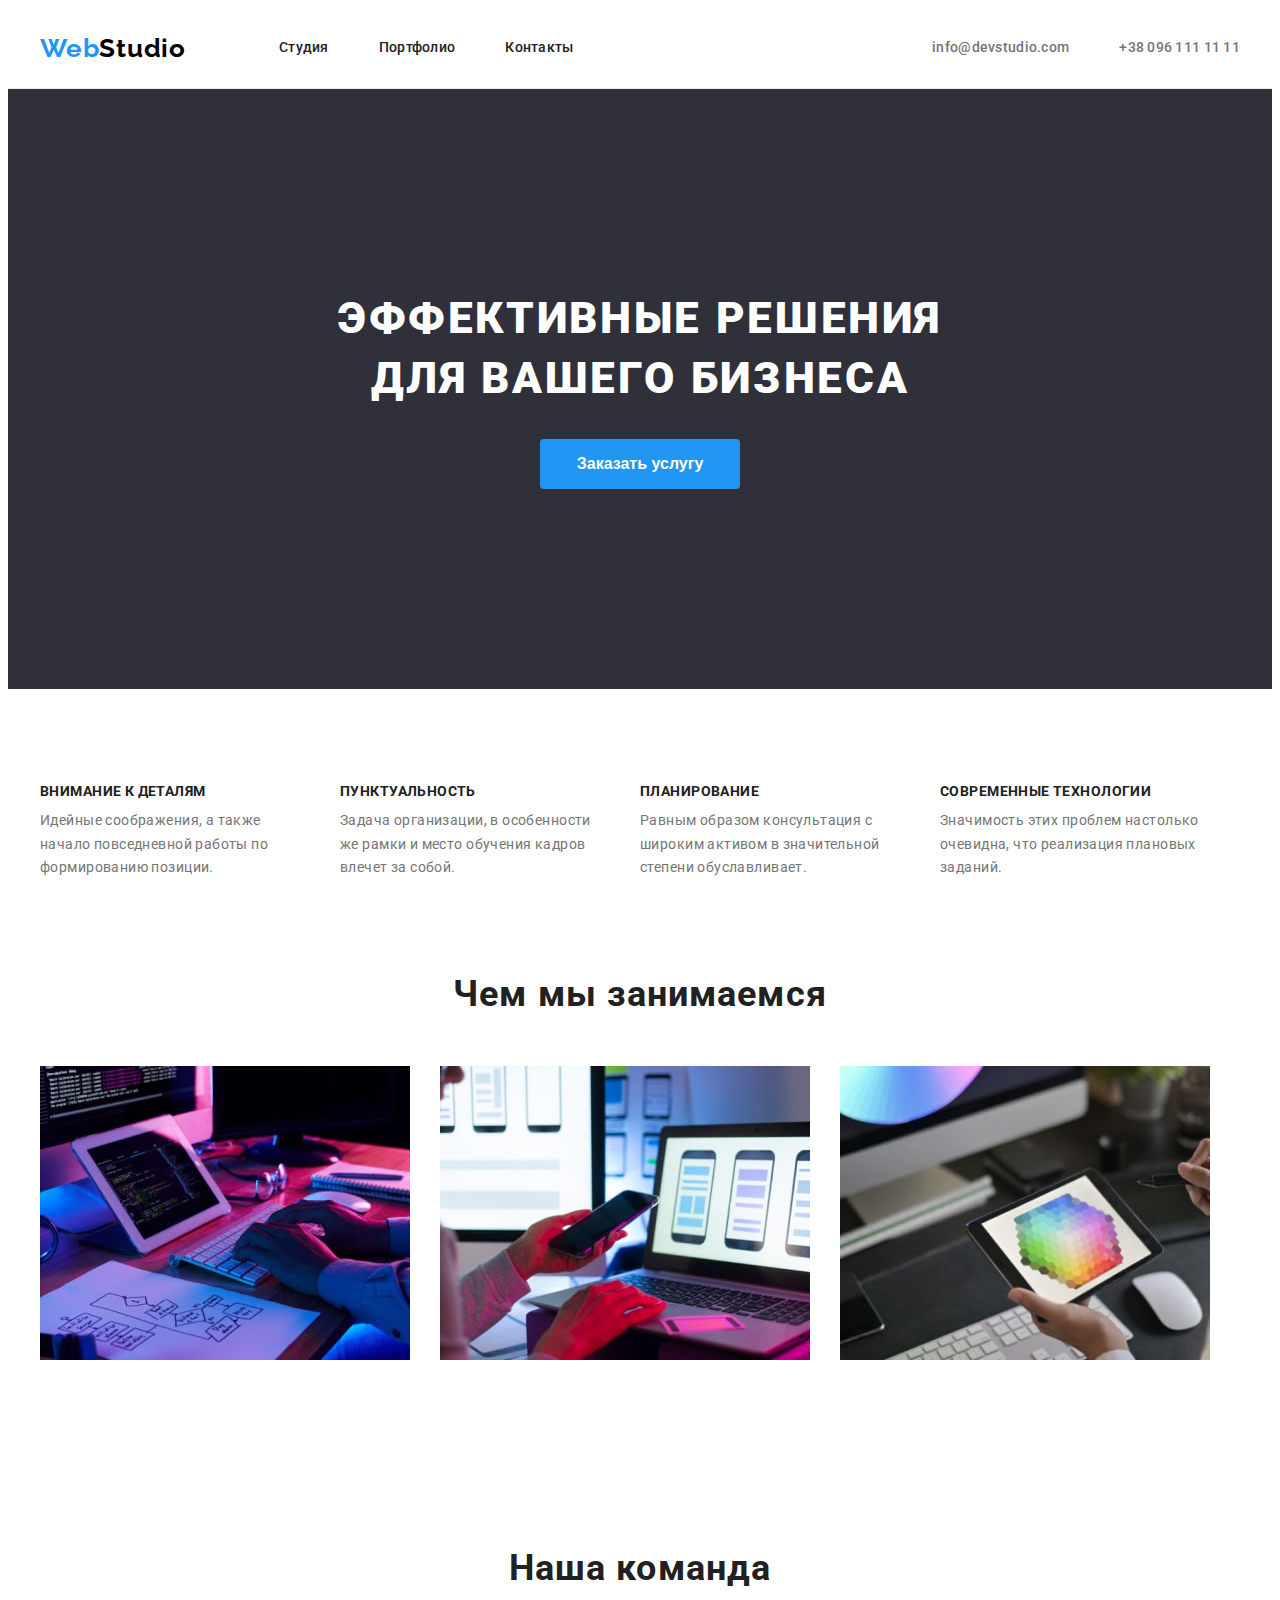
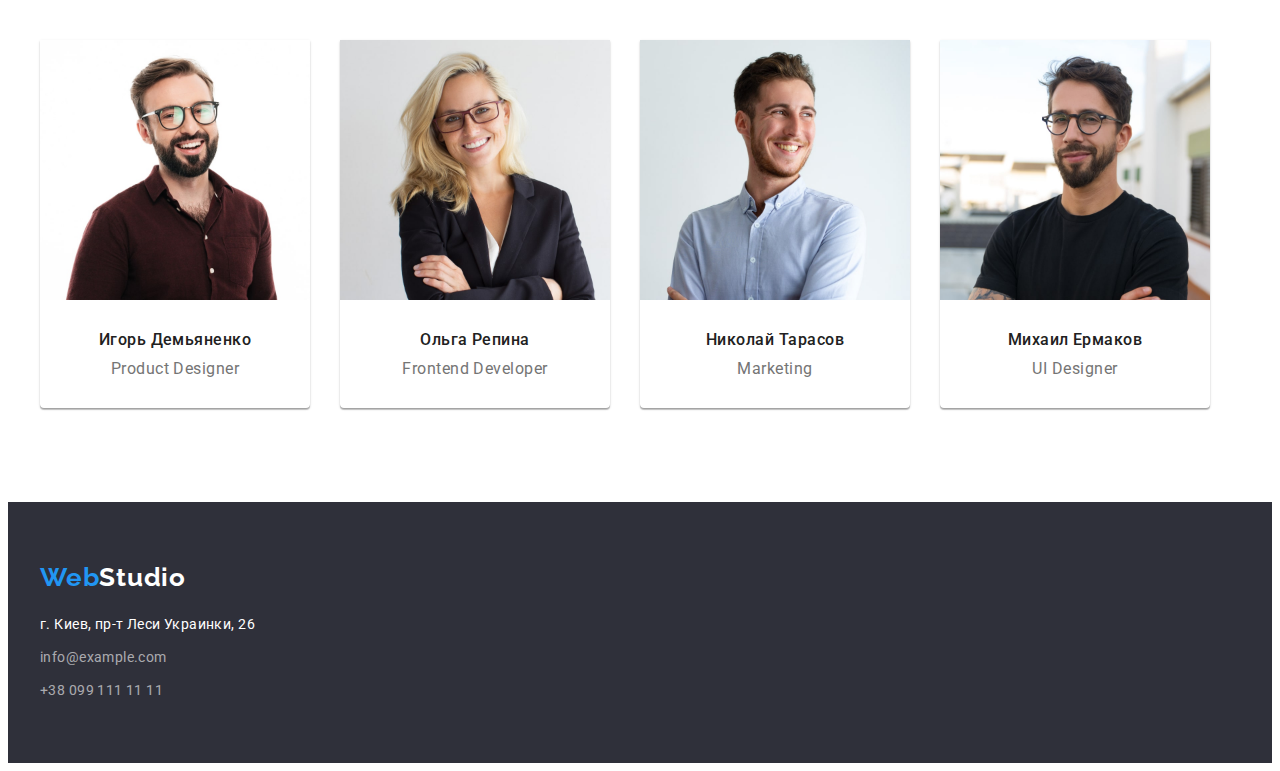
<file: index.html>
<!DOCTYPE html>
<html lang="ru">
<head>
    <link rel="stylesheet" href="https://cdnjs.cloudflare.com/ajax/libs/modern-normalize/1.1.0/modern-normalize.min.css"
        integrity="sha512-wpPYUAdjBVSE4KJnH1VR1HeZfpl1ub8YT/NKx4PuQ5NmX2tKuGu6U/JRp5y+Y8XG2tV+wKQpNHVUX03MfMFn9Q=="
        crossorigin="anonymous" referrerpolicy="no-referrer" />
    <meta charset="UTF-8">
    <meta http-equiv="X-UA-Compatible" content="IE=edge">
    <meta name="viewport" content="width=device-width, initial-scale=1.0">
    <title>Document</title>
    <link rel="stylesheet" href="./css/style.css">
<link rel="preconnect" href="https://fonts.googleapis.com">
<link rel="preconnect" href="https://fonts.gstatic.com" crossorigin>
<link href="https://fonts.googleapis.com/css2?family=Raleway:wght@700&family=Roboto:wght@400;500;700;900&display=swap"
    rel="stylesheet">
</head>
<body class="page">
    <header class="header">
        <div class="conteiner">
            <nav class="header-navigation">
                <a href="./index.html" lang="en" class="header-logo link">
                    <span class="header-logo-accent">Web</span>Studio
                </a>
            
                <ul class="header-list-menu list">
                    <li class="header-item-menu">
                        <a href="./index.html" class="header-link link">Студия</a>
                    </li>
                    <li class="header-item-menu">
                        <a href="./portfolio.html" class="header-link link">Портфолио</a>
                    </li>
                    <li class="header-item-menu">
                        <a href="" class="header-link link">Контакты</a>
                    </li>
                </ul>
            </nav>
            <div class="header-right">
                <ul class="header-list-auth list">
                    <li class="header-item-auth">
                        <a class="header-mail link" href="mailto:info@devstudio.com">info@devstudio.com</a>
                    </li>
                    <li class="header-item-auth">
                        <a class="header-tel link" href="tel:+380961111111">+38 096 111 11 11</a>
                    </li>
                </ul>
            </div>
        </div>
    </header>
    <main>
        <section class="hero">
            <div class="conteiner">
                <h1 class="hero-title">Эффективные решения <br> для вашего бизнеса</h1>
                <button class="btn" type="button">Заказать услугу</button>
            </div>
        </section>
        <section class="about-us section">
            <div class="conteiner">
                <h2 class="offscreen">Наши Возможности</h2>
                <ul class="about-us-list list">
                    <li  class="about-us-item">
                        <h3 class="about-us-title">Внимание к деталям</h3>
                        <p class="about-us-text">Идейные соображения, а также начало повседневной работы по формированию позиции.</p>
                    </li>
                    <li class="about-us-item">
                        <h3 class="about-us-title">Пунктуальность</h3>
                        <p class="about-us-text">Задача организации, в особенности же рамки и место обучения кадров влечет за собой.</p>
                    </li>
                    <li class="about-us-item">
                        <h3 class="about-us-title">Планирование</h3>
                        <p class="about-us-text">Равным образом консультация с широким активом в значительной степени обуславливает.</p>
                    </li>
                    <li class="about-us-item">
                        <h3 class="about-us-title">Современные технологии</h3>
                        <p class="about-us-text">Значимость этих проблем настолько очевидна, что реализация плановых заданий.</p>
                    </li>
                </ul>
            </div> 
        </section>  
        <section class="about-us-second"> 
            <div class="conteiner">
                <h2 
                class="about-us-title-two">Чем мы занимаемся</h2>
                <ul class="list about-us-list-photo">
                    <li class="about-us-photo-item">
                        <img src="./img/what-do-we-do-section/algorytm-on-the-table.jpg" alt="алгоритм на столе" width="370" height="294"></li>
                    <li class="about-us-photo-item">
                        <img src="./img/what-do-we-do-section/mobile-design.jpg" alt="мобильний дизайн" width="370" height="294"></li>
                    <li class= "about-us-photo-item">
                        <img src="./img/what-do-we-do-section/choise-of-color.jpg" alt="подбор цвета" width="370" height="294"></li>
                </ul>
            </div>
        </section>
        <section class="our-team section">
            <div class="conteiner">
                <h2 class="our-team-main-title">Наша команда</h2>
                <ul class="our-team-list list">
                    <li class="our-team-card">
                        
                            <img src="./img/our-team-section/demianenko.jpg" alt="Игорь Демьяненко фото" width="270" height="260">
                            <div class="our-team-content">
                            <h3 class="our-team-name">Игорь Демьяненко</h3>
                            <p lang="en" class="our-team-jobs-name">Product Designer</p>
                        </div>
                    </li>

                    <li class="our-team-card">
                        
                            <img src="./img/our-team-section/repina.jpg" alt="Ольга Репина фото" width="270" height="260">
                            <div class="our-team-content">
                            <h3 class="our-team-name">Ольга Репина </h3>
                            <p lang="en" class="our-team-jobs-name">Frontend Developer</p>
                        </div>
                    </li>

                    <li class="our-team-card">
                        
                            <img src="./img/our-team-section/tarasov.jpg" alt="Николай Тарасов фото" width="270" height="260">
                            <div class="our-team-content">
                            <h3 class="our-team-name">Николай Тарасов</h3>
                            <p lang="en" class="our-team-jobs-name">Marketing</p>
                        </div>
                    </li >

                    <li class="our-team-card">
                            <img src="./img/our-team-section/ermakov.jpg" alt="Михаил Ермаков фото" width="270" height="260">
                            <div class="our-team-content">
                            <h3 class="our-team-name">Михаил Ермаков</h3>
                            <p lang="en" class="our-team-jobs-name">UI Designer</p>
                        </div>
                    </li>
                </ul>
            </div>
        </section>
    </main>
    <footer class="footer">
        <div class="conteiner">
            <a href="./index.html" lang="en" class="footer-logo link">
                <span class="header-logo-accent">Web</span>Studio
            </a>
            <address>
                <ul class="list">
                    <li class="footer-item" ><a class="link location" href="https://goo.gl/maps/bqCm8uYe42ZfHNk9A" target="_blank" rel="noopener noreferrer">г. Киев, пр-т Леси Украинки, 26</a></li>
                    <li class="footer-item" ><a class="link footer-item-mail-phone" href="mailto:info@example.com">info@example.com</a></li>
                    <li class="footer-item"><a class="link footer-item-mail-phone" href="tel:+380991111111">+38 099 111 11 11</a></li>
                </ul>
            </address>
        </div>
    </footer>
</body>
</html>
</file>
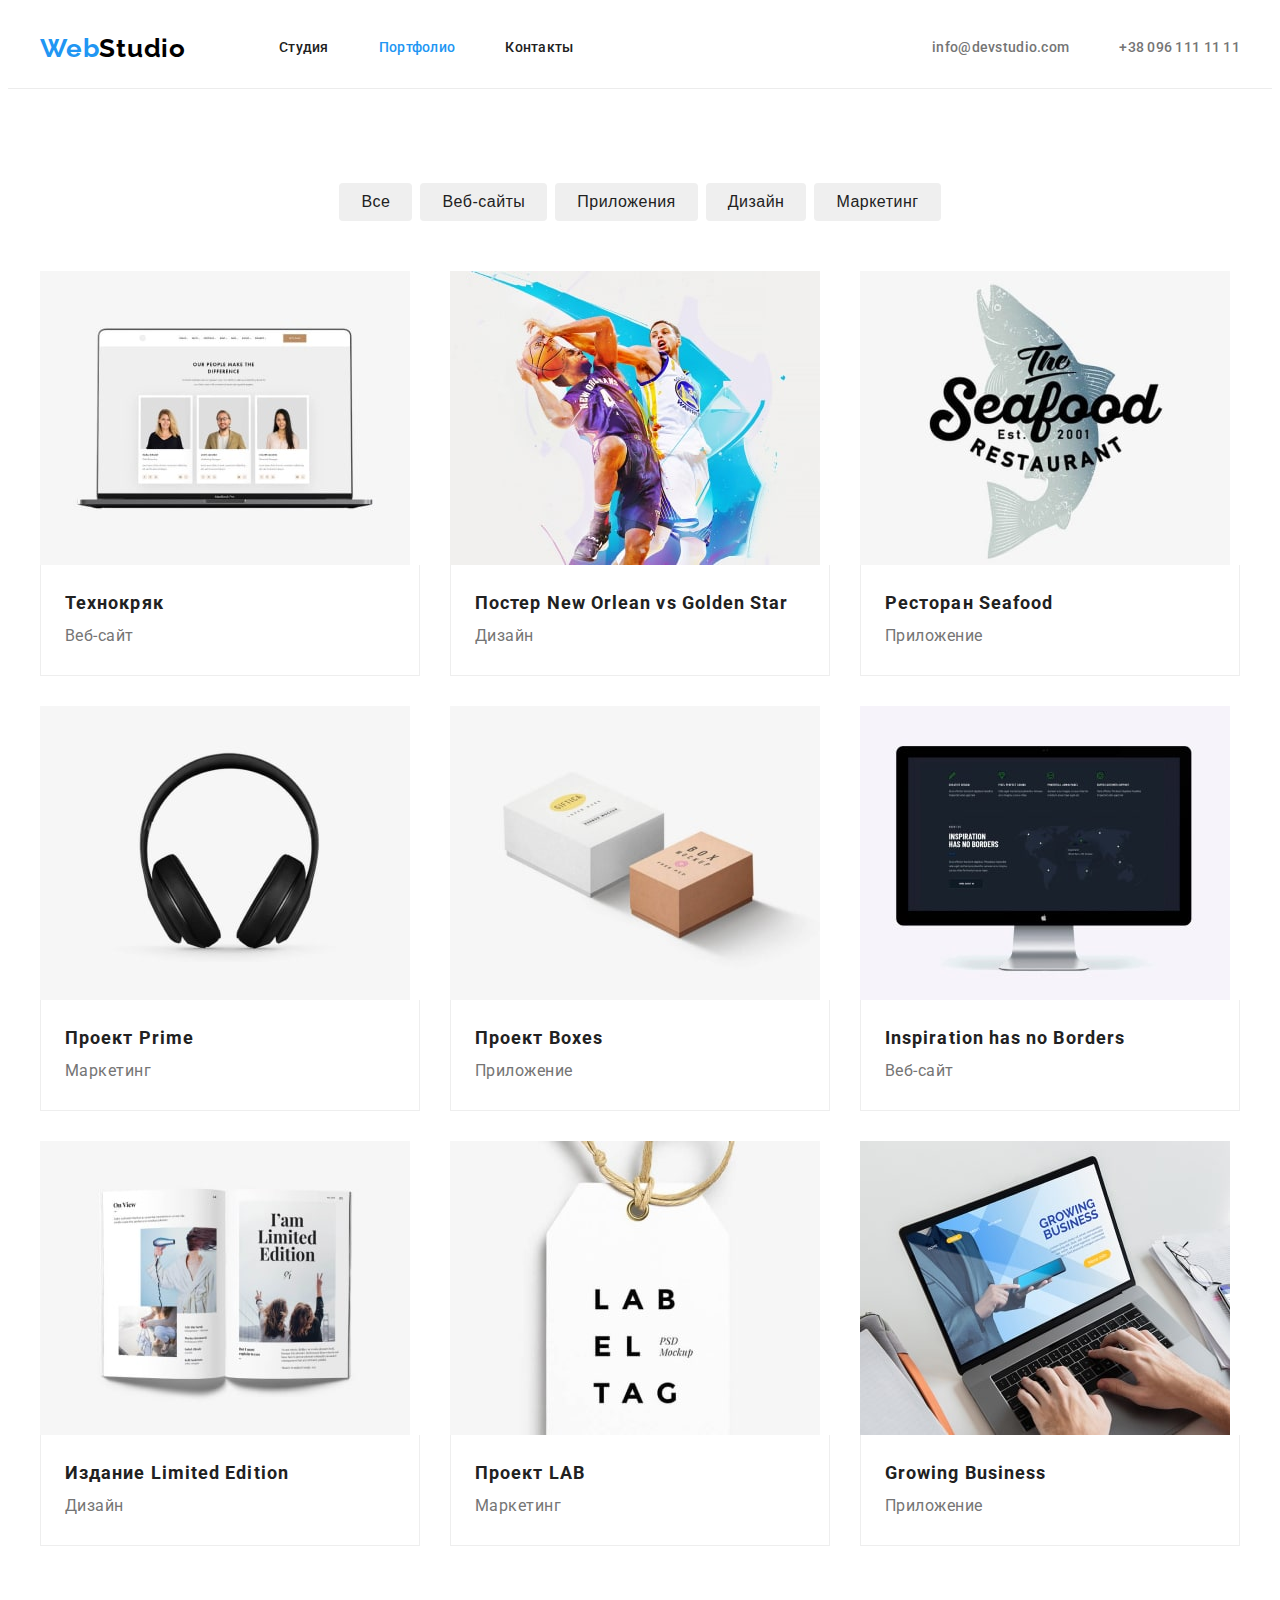
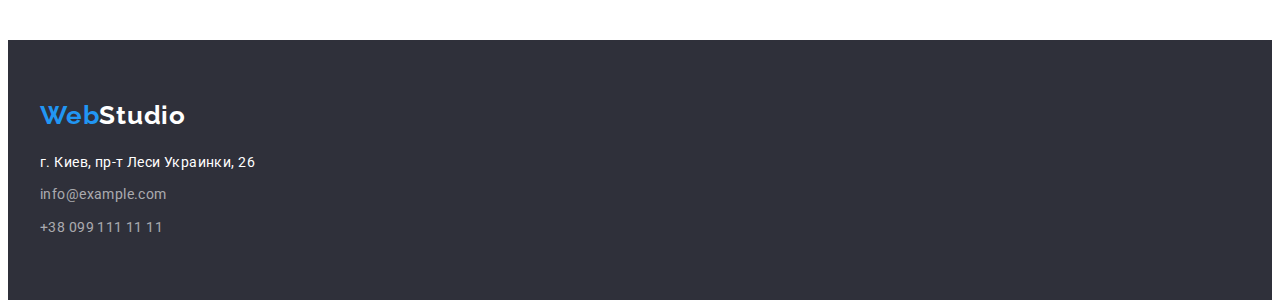
<file: portfolio.html>
<!DOCTYPE html>
<html lang="ru">
<head>
    <link rel="stylesheet" href="https://cdnjs.cloudflare.com/ajax/libs/modern-normalize/1.1.0/modern-normalize.min.css"
        integrity="sha512-wpPYUAdjBVSE4KJnH1VR1HeZfpl1ub8YT/NKx4PuQ5NmX2tKuGu6U/JRp5y+Y8XG2tV+wKQpNHVUX03MfMFn9Q=="
        crossorigin="anonymous" referrerpolicy="no-referrer" />
    <meta charset="UTF-8">
    <meta http-equiv="X-UA-Compatible" content="IE=edge">
    <meta name="viewport" content="width=device-width, initial-scale=1.0">
    <title>Document</title>
    <link rel="stylesheet" href="./css/style.css">
    <link rel="preconnect" href="https://fonts.googleapis.com">
    <link rel="preconnect" href="https://fonts.gstatic.com" crossorigin>
    <link href="https://fonts.googleapis.com/css2?family=Raleway:wght@700&family=Roboto:wght@400;500;700;900&display=swap"
        rel="stylesheet">
</head>
<body class="page">
    <header class="header">
        <div class="conteiner">
            <nav class="header-navigation">
                <a href="./index.html" lang="en" class="header-logo link">
                    <span class="header-logo-accent">Web</span>Studio
                </a>
    
                <ul class="header-list-menu list">
                    <li class="header-item-menu">
                        <a href="./index.html" class="header-link link">Студия</a>
                    </li>
                    <li class="header-item-menu">
                        <a href="./portfolio.html" class="header-link link  header-portfolio-color">Портфолио</a>
                    </li>
                    <li class="header-item-menu">
                        <a href="" class="header-link link">Контакты</a>
                    </li>
                </ul>
            </nav>
            <div class="header-right">
                <ul class="header-list-auth list">
                    <li class="header-item-auth">
                        <a class="header-mail link" href="mailto:info@devstudio.com">info@devstudio.com</a>
                    </li>
                    <li class="header-item-auth">
                        <a class="header-tel link" href="tel:+380961111111">+38 096 111 11 11</a>
                    </li>
                </ul>
            </div>
        </div>
    </header>
    <main>
        <section class="main-content section">
            <div class="conteiner">
                <h2 class="offscreen">Наша работа галерея</h2>
                <ul class="filter-list list">
                    <li  class="filter-item"><button class="btn-portfolio" type="button">Все</button></li>
                    <li class="filter-item"><button class="btn-portfolio" type="button">Веб-сайты</button></li>
                    <li class="filter-item"><button class="btn-portfolio" type="button">Приложения</button></li>
                    <li class="filter-item"><button class="btn-portfolio" type="button">Дизайн</button></li>
                    <li class="filter-item"><button class="btn-portfolio" type="button">Маркетинг</button></li>
                </ul>
                <ul class="content-list list">
                    
                    <li class="content-card
                    " >
                        <img src="./img/portfolio-page/team-profile-on-screan.jpg" alt="команда на екране" width="370" height="294">
                        <div class="content-card-inside">
                            <h3 class="content-title">Технокряк</h3>
                            <p class="content-product-name">Веб-сайт</p>
                        </div>
                    </li>

                    <li class="content-card
                    " >
                        <img src="./img/portfolio-page/bascatbool.jpg" alt="баскетбол" width="370" height="294">
                        <div class="content-card-inside">
                            <h3 class="content-title">Постер <span lang="en">New Orlean vs Golden Star</span> </h3>
                            <p class="content-product-name">Дизайн</p>
                        </div>                      
                    </li>

                    <li class="content-card
                    " >
                        <img src="./img/portfolio-page/shark-and-logo.jpg" alt="акула и логотип" width="370" height="294">
                        <div class="content-card-inside">
                            <h3 class="content-title">Ресторан <span lang="en">Seafood</span> </h3>
                            <p class="content-product-name">Приложение</p>
                        </div>
                    </li>

                    <li class="content-card
                    " >
                        <img src="./img/portfolio-page/headphone.jpg" alt="наушники" width="370" height="294">
                        <div class="content-card-inside">
                            <h3 class="content-title">Проект <span lang="en">Prime</span> </h3>
                            <p class="content-product-name">Маркетинг</p>
                        </div>
                    </li>

                    <li class="content-card
                    " >
                        <img src="./img/portfolio-page/two-box.jpg" alt="коробочки" width="370" height="294">
                        <div class="content-card-inside">
                            <h3 class="content-title">Проект <span lang="en">Boxes</span></h3>
                            <p class="content-product-name">Приложение</p>
                        </div>
                    </li>

                    <li class="content-card
                    " >
                        <img src="./img/portfolio-page/monitor.jpg" alt="монитор" width="370" height="294">
                        <div class="content-card-inside">
                            <h3 class="content-title" lang="en">Inspiration has no Borders</h3>
                            <p class="content-product-name">Веб-сайт</p>
                        </div>
                    </li>

                    <li class="content-card
                    " >
                        <img src="./img/portfolio-page/magazin's-page.jpg" alt="страница журнала" width="370" height="294">
                        <div class="content-card-inside">
                            <h3 class="content-title">Издание <span lang="en">Limited Edition</span> </h3>
                            <p class="content-product-name">Дизайн</p>
                        </div>
                    </li>

                    <li class="content-card
                    " >
                        <img src="./img/portfolio-page/tag.jpg" alt="етикетка" width="370" height="294">
                        <div class="content-card-inside">
                            <h3 class="content-title">Проект <span lang="en">LAB</span></h3>
                            <p class="content-product-name">Маркетинг</p>
                        </div>
                    </li>

                    <li class="content-card
                    " >
                        <img src="./img/portfolio-page/laptoop.jpg" alt="работа на ноутбуке" width="370" height="294">
                        <div class="content-card-inside">
                            <h3 class="content-title" lang="en">Growing Business</h3>
                            <p class="content-product-name">Приложение</p>
                        </div>
                    </li>
                </ul>
            </div>
        </section>
    </main>
    <footer class="footer">
        <div class="conteiner">
            <a href="./index.html" lang="en" class="footer-logo link">
                <span class="header-logo-accent">Web</span>Studio
            </a>
            <address>
                <ul class="list">
                    <li class="footer-item"><a class="link location" href="https://goo.gl/maps/bqCm8uYe42ZfHNk9A"
                            target="_blank" rel="noopener noreferrer">г. Киев, пр-т Леси Украинки, 26</a></li>
                    <li class="footer-item"><a class="link footer-item-mail-phone"
                            href="mailto:info@example.com">info@example.com</a></li>
                    <li class="footer-item"><a class="link footer-item-mail-phone" href="tel:+380991111111">+38 099 111 11
                            11</a></li>
                </ul>
            </address>
        </div>
    </footer>
</body>
</html>
</file>
<file: css/style.css>
:root {
  --main-title-color: #ffffff;
  --socondary-background-color: #f5f4fa;
  --main-text-color: #757575;
  --secondary-text-color: #212121;
  --accent-color: #2196f3;
  --card-betwen: 30px;
}

body {
  background-color: #ffffff;
  font-family: "Roboto", sans-serif;
  color: #757575;
}

p,
h1,
h2,
h3,
h4,
h5,
h6 {
  margin-top: 0;
  margin-bottom: 0;
}

ul {
  margin-bottom: 0;
  margin-top: 0;
  padding-left: 0;
}

img {
  display: block;
}

.list {
  list-style: none;
}

.link {
  text-decoration: none;
}

.conteiner {
  margin-right: auto;
  margin-left: auto;
  width: 1200px;
  padding-left: 15px;
  padding-right: 15px;
}

.offscreen {
  position: absolute;
  clip: rect(1px, 1px, 1px, 1px);
  padding: 0;
  border: 0;
  height: 1px;
  width: 1px;
  overflow: hidden;
}

.section {
  padding-top: 94px;
  padding-bottom: 94px;
}
/* --------------header------------- */
.header {
  border-bottom: 1px solid #ececec;
}

.header-logo {
  font-family: "Raleway", sans-serif;
  font-style: normal;
  font-weight: bold;
  font-size: 26px;
  line-height: 1.19;
  letter-spacing: 0.03em;
  color: #000000;
  margin-right: 93px;
}

.header-logo-accent {
  color: var(--accent-color);
}

.header-link {
  display: block;
  font-weight: 500;
  font-size: 14px;
  line-height: 1.14;
  letter-spacing: 0.02em;
  color: var(--secondary-text-color);
  padding-top: 32px;
  padding-bottom: 32px;
}

.header > .conteiner {
  display: flex;
  align-items: center;
}

.header-list-menu {
  display: flex;
}

.header-item-auth:not(:last-child),
.header-item-menu:not(:last-child) {
  margin-right: 50px;
}

.header-navigation {
  display: flex;
  align-items: center;
}

.header-list-auth {
  display: flex;
}

.header-link:hover,
.header-link:focus {
  color: var(--accent-color);
}

.header-right {
  margin-left: auto;
}

.header-tel,
.header-mail {
  display: block;
  font-weight: 500;
  font-size: 14px;
  line-height: 1.14;
  letter-spacing: 0.02em;
  color: var(--main-text-color);
  padding-top: 32px;
  padding-bottom: 32px;
}

.header-tel:hover,
.header-tel:focus,
.header-mail:focus,
.header-mail:hover {
  color: var(--accent-color);
}

/* --------------hero------------- */
.hero {
  background-color: #2f303a;
  padding-top: 200px;
  padding-bottom: 200px;
}

.hero-title {
  font-weight: 900;
  font-size: 44px;
  line-height: 1.36;
  text-align: center;
  letter-spacing: 0.06em;
  text-transform: uppercase;
  color: #ffffff;
}

.btn {
  display: block;
  width: 200px;
  height: 50px;
  background-color: var(--accent-color);
  border-radius: 4px;
  border: none;
  font-weight: bold;
  font-size: 16px;
  line-height: 1.87;
  color: #ffffff;
  cursor: pointer;
  margin: 0 auto;
  margin-top: 30px;
}

/* ---------------about-us------------ */
.about-us-title {
  font-weight: bold;
  font-size: 14px;
  line-height: 16px;
  letter-spacing: 0.03em;
  text-transform: uppercase;
  color: var(--secondary-text-color);
  margin-bottom: 10px;
}

.about-us-text {
  font-weight: normal;
  font-size: 14px;
  line-height: 1.71;
  letter-spacing: 0.03em;
  color: var(--main-text-color);
}

.about-us-list {
  display: flex;
}

.about-us-item {
  display: inline-block;
  width: 270px;
}

.about-us-photo-item:not(:last-child),
.about-us-item:not(:last-child) {
  margin-right: 30px;
}

/* ---------------about-us-second----------- */
.about-us-second {
  padding-bottom: 94px;
}

.about-us-title-two {
  font-weight: bold;
  font-size: 36px;
  line-height: 1.16;
  text-align: center;
  letter-spacing: 0.03em;
  color: var(--secondary-text-color);
  margin-bottom: 50px;
}

.about-us-list-photo {
  display: flex;
}

.about-us-photo-item {
  margin-right: 30px;
}

/* ---------------our-team------------ */
.our-team-main-title {
  font-weight: bold;
  font-size: 36px;
  line-height: 1.16;
  text-align: center;
  letter-spacing: 0.03em;
  color: var(--secondary-text-color);
  margin-bottom: 50px;
}

.our-team-list {
  display: flex;
}

.our-team-card {
  box-shadow: 0px 1px 3px rgba(0, 0, 0, 0.12), 0px 1px 1px rgba(0, 0, 0, 0.14),
    0px 2px 1px rgba(0, 0, 0, 0.2);
  border-radius: 0px 0px 4px 4px;
}

.our-team-card:not(:last-child) {
  margin-right: 30px;
}

.our-team-content {
  padding-bottom: 30px;
  padding-top: 30px;
}

.our-team-name {
  font-weight: 500;
  font-size: 16px;
  line-height: 19px;
  text-align: center;
  letter-spacing: 0.03em;
  color: var(--secondary-text-color);
}

.our-team-jobs-name {
  font-weight: normal;
  font-size: 16px;
  line-height: 19px;
  text-align: center;
  letter-spacing: 0.03em;
  margin-top: 10px;
}

/* ---------------footer------------ */
.footer-logo {
  display: block;
  font-family: "Raleway", sans-serif;
  font-style: normal;
  font-weight: bold;
  font-size: 26px;
  line-height: 1.19;
  letter-spacing: 0.03em;
  color: #ffffff;
}

.location {
  display: block;
  font-style: normal;
  font-weight: normal;
  font-size: 14px;
  line-height: 1.71;
  letter-spacing: 0.03em;
  color: #ffffff;
}

.footer-item-mail-phone {
  display: block;
  font-style: normal;
  font-weight: normal;
  font-size: 14px;
  line-height: 1.71;
  letter-spacing: 0.03em;
  color: rgba(255, 255, 255, 0.6);
}

.footer-item {
  margin-top: 9px;
}

.footer-item:first-child {
  margin-top: 20px;
}

.footer {
  background-color: #2f303a;
  padding-top: 60px;
  padding-bottom: 60px;
}

/* --------------PORFOLIO HTML--------- */
/* -------------header--------------- */
.header-portfolio-color {
  color: var(--accent-color);
}
/* -------------content--------------- */
.filter-list {
  display: flex;
  justify-content: center;
  margin-bottom: 50px;
}

.filter-item:not(:last-child) {
  margin-right: 8px;
}

.btn-portfolio:hover,
.btn-portfolio:active {
  color: #ffffff;
  background-color: var(--accent-color);
  box-shadow: 0px 3px 1px rgba(0, 0, 0, 0.1), 0px 1px 2px rgba(0, 0, 0, 0.08),
    0px 2px 2px rgba(0, 0, 0, 0.12);
}

.content-title {
  font-weight: bold;
  font-size: 18px;
  line-height: 2;
  letter-spacing: 0.06em;
  color: var(--secondary-text-color);
}

.content-product-name {
  font-weight: normal;
  font-size: 16px;
  line-height: 1.87;
  letter-spacing: 0.03em;
  margin-bottom: 4px;
}

.btn-portfolio {
  padding: 6px 22px 6px 22px;
  font-weight: 500;
  font-size: 16px;
  line-height: 1.62;
  text-align: center;
  letter-spacing: 0.03em;
  cursor: pointer;
  color: var(--secondary-text-color);
  border-radius: 4px;
  border: none;
}

.content-list {
  display: flex;
  flex-wrap: wrap;
  margin-top: calc(-1 * var(--card-betwen));
  margin-left: calc(-1 * var(--card-betwen));
}

.content-card {
  width: 370px;
  margin-left: var(--card-betwen);
  margin-top: var(--card-betwen);
  flex-basis: calc(100% / 3 - var(--card-betwen));
}

.content-card-inside {
  padding: 20px 24px 20px 24px;
  background: #ffffff;
  border: 1px solid #eeeeee;
  border-top: none;
}
</file>
